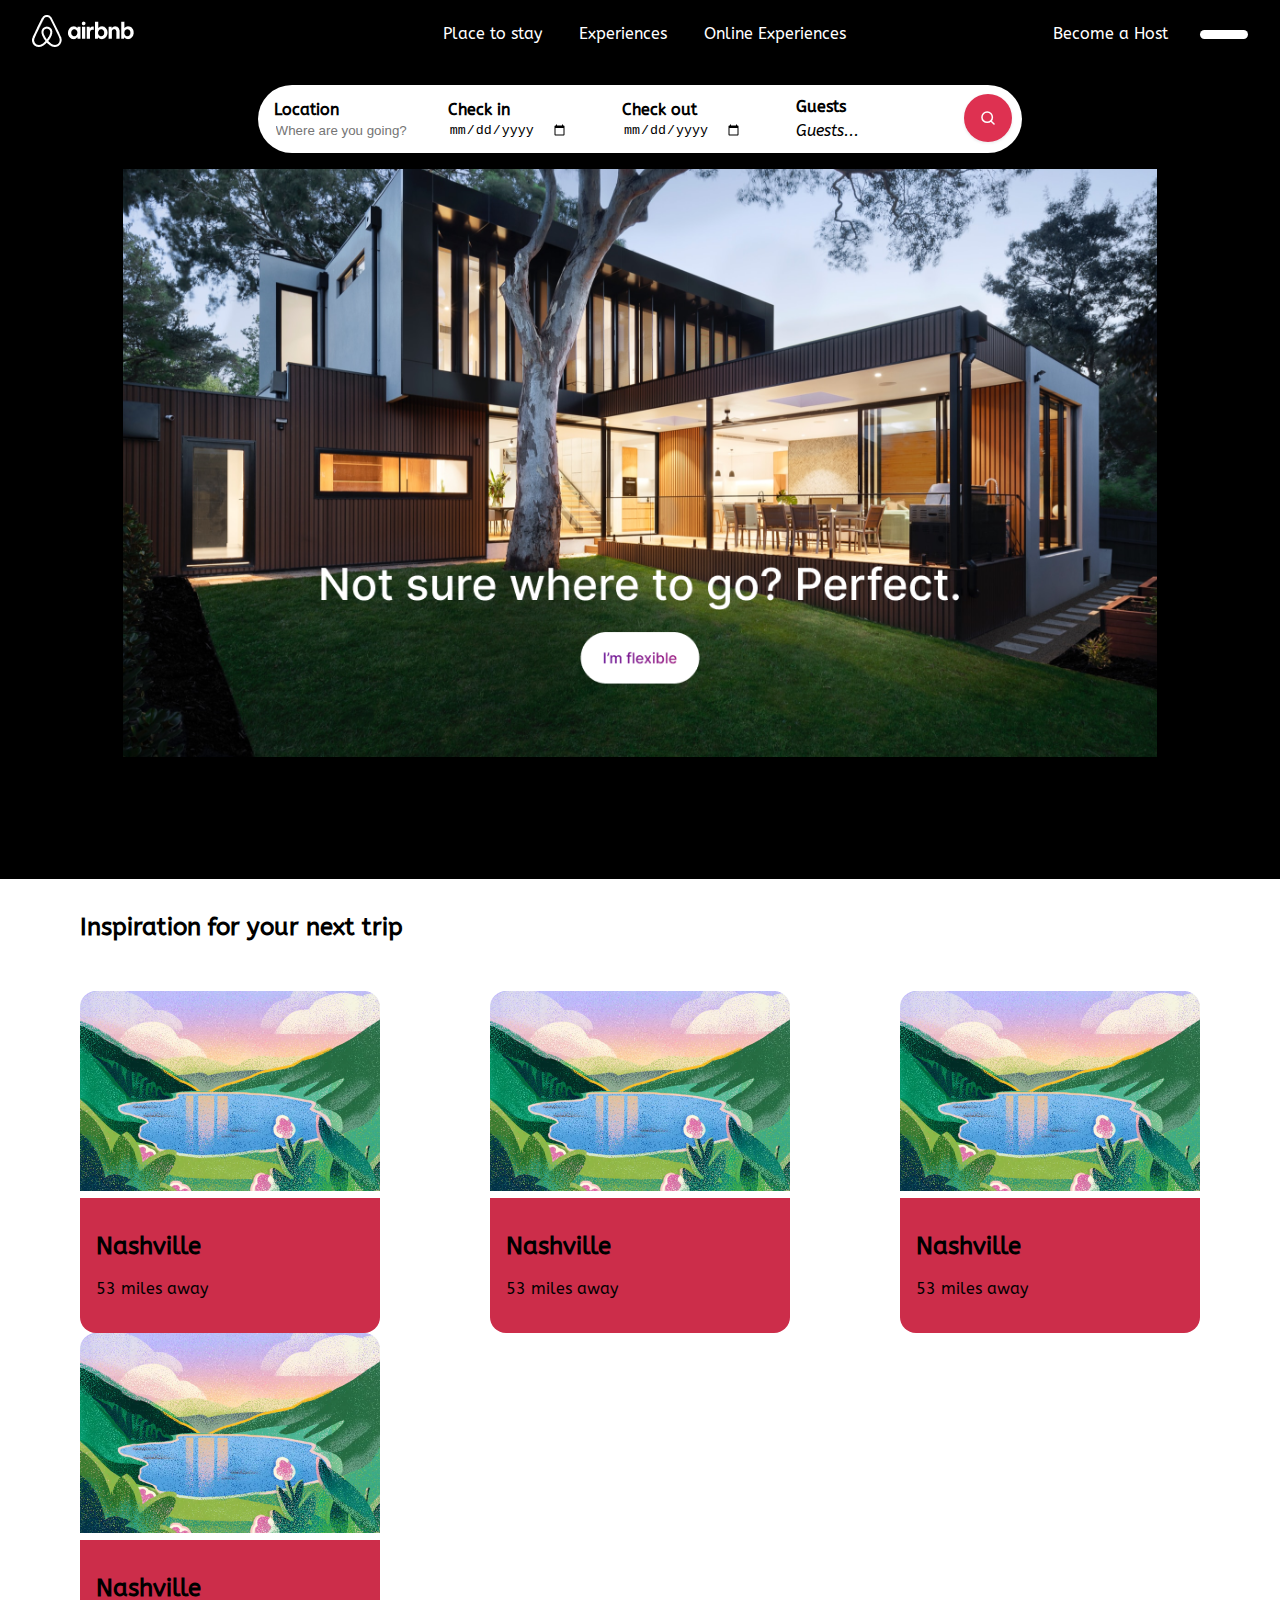
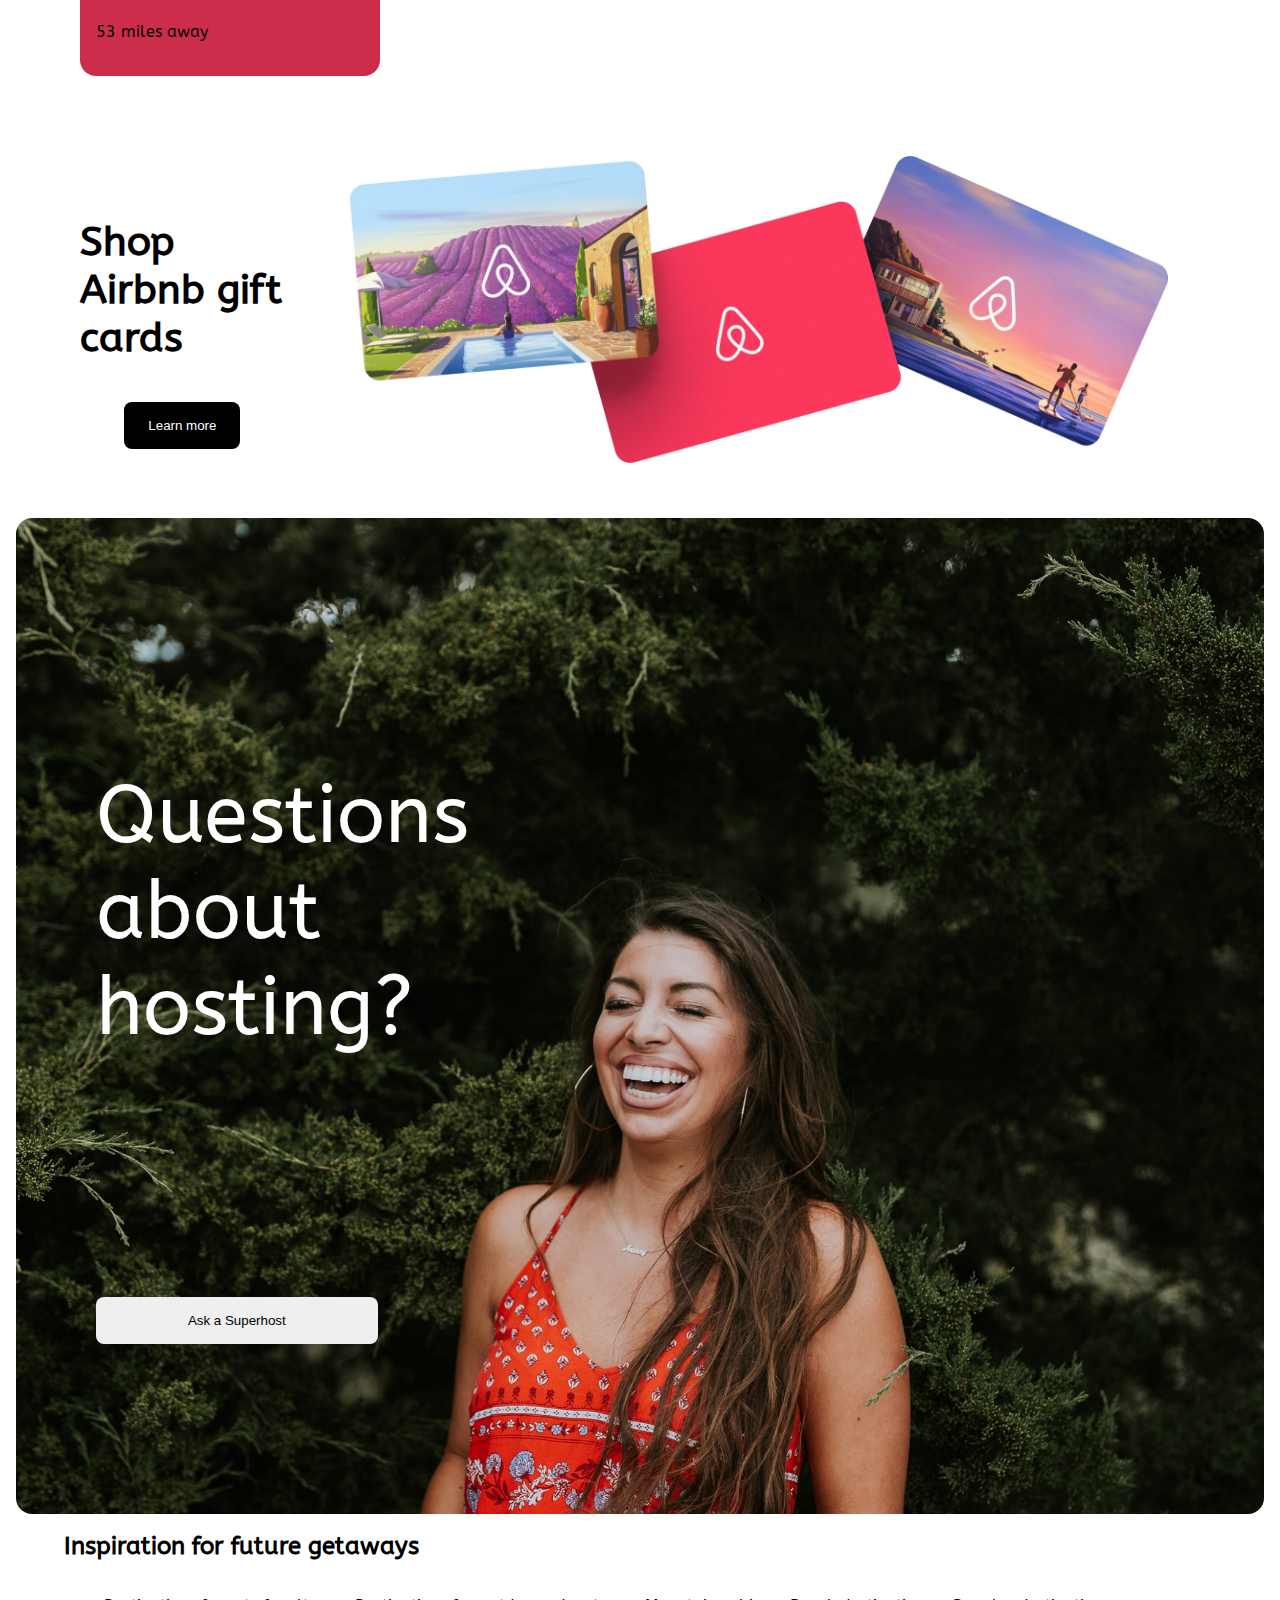
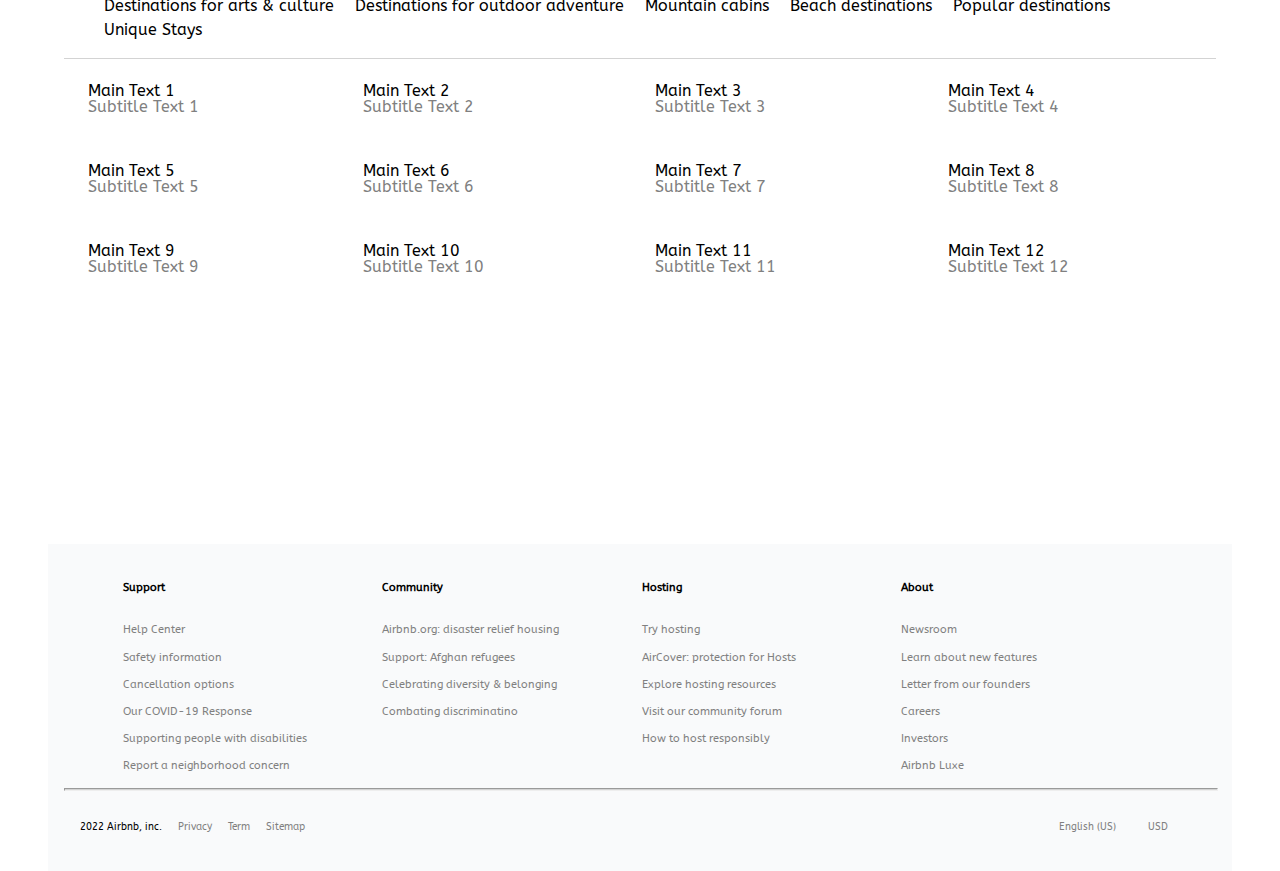
<file: index.html>
<!DOCTYPE html>
<html lang="en">
  <head>
    <meta charset="UTF-8" />
    <meta name="viewport" content="width=device-width, initial-scale=1.0" />
    <link rel="shortcut icon" href="favicon.ico" type="image/x-icon">
    <title>Airbnb-Clone</title>
    <link
      rel="stylesheet"
      href="https://cdnjs.cloudflare.com/ajax/libs/font-awesome/6.4.2/css/all.min.css"
      integrity="sha512-z3gLpd7yknf1YoNbCzqRKc4qyor8gaKU1qmn+CShxbuBusANI9QpRohGBreCFkKxLhei6S9CQXFEbbKuqLg0DA=="
      crossorigin="anonymous"
      referrerpolicy="no-referrer"
    />
    <link rel="preconnect" href="https://fonts.googleapis.com" />
    <link rel="preconnect" href="https://fonts.gstatic.com" crossorigin />
    <link
      href="https://fonts.googleapis.com/css2?family=ABeeZee:ital@1&family=Inter&family=Nunito+Sans:opsz@6..12&family=Poppins&family=Roboto&display=swap"
      rel="stylesheet"
    />
    <link rel="stylesheet" href="./Css/style.css" />
  </head>
  <body>
    <header>
      <nav>
        <div class="nav-left">
          <a href="#"><img src="./Assets/logo.png" alt="" class="" /></a>
        </div>
        <div class="nav-center">
          <ul>
            <li><a href="#">Place to stay</a></li>
            <li><a href="#">Experiences</a></li>
            <li><a href="#">Online Experiences</a></li>
          </ul>
        </div>
        <div class="nav-right">
          <div><p>Become a Host</p></div>
          <div>
            <i class="fa-solid fa-globe fa-xl" style="color: #ffffff"></i>
          </div>
          <div class="profile-menu">
            <i class="fa-solid fa-bars" style="color: #616161"></i>
            <span class="profile"
              ><i class="fa-solid fa-user fa-lg" style="color: #9e9e9e"></i
            ></span>
          </div>
        </div>
      </nav>
    </header>
    <main>
      <section class="hero-section">
        <div class="search-container">
          <div>
            <h4>Location</h4>
            <input
              type="text"
              id="Search-location"
              placeholder="Where are you going?"
            />
          </div>
          <div>
            <h4>Check in</h4>
            <input type="date" id="check-in-date" placeholder="Add dates" />
          </div>
          <div>
            <h4>Check out</h4>
            <input type="date" id="Check-out-date" placeholder="Add dates" />
          </div>
          <div class="GuestsDiv">
            <h4>Guests</h4>
            <i id="GuestsContainer">Guests...</i>
            <div id="Guests" class="hide">
              <input type="text" id="adult" size="5" placeholder="Adult..." />
              <input type="text" id="child" size="5" placeholder="Child..." />
              <input type="text" id="infant" size="5" placeholder="Infant..." />
              <input type="text" id="pets" size="5" placeholder="Pets..." />
            </div>
          </div>    
          <img
            src="./Assets/searchbutton.svg"
            alt="search-button"
            id="search-button"
          />
        </div>
        <div class="hero"></div>
      </section>
      <section class="Trip-section">
        <h2>Inspiration for your next trip</h2>
        <div class="next-trip-card-container">
          <div class="card">
            <div class="card-img-top">
              <img src="./Assets/img (2).png" alt="" />
            </div>
            <div class="card-body">
              <h2>Nashville</h2>
              <p>53 miles away</p>
            </div>
          </div>
          <div class="card">
            <div class="card-img-top">
              <img src="./Assets/img (2).png" alt="" />
            </div>
            <div class="card-body">
              <h2>Nashville</h2>
              <p>53 miles away</p>
            </div>
          </div>
          <div class="card">
            <div class="card-img-top">
              <img src="./Assets/img (2).png" alt="" />
            </div>
            <div class="card-body">
              <h2>Nashville</h2>
              <p>53 miles away</p>
            </div>
          </div>
          <div class="card">
            <div class="card-img-top">
              <img src="./Assets/img (2).png" alt="" />
            </div>
            <div class="card-body">
              <h2>Nashville</h2>
              <p>53 miles away</p>
            </div>
          </div>
        </div>
      </section>
      <section class="Gift-section">
        <div class="gift-text">
          <p>Shop Airbnb gift cards</p>
          <button class="gift-button">Learn more</button>
        </div>
        <div class="gift-img">
          <img src="./Assets/Gift Cards.png" alt="" />
        </div>
      </section>
      <section class="Hosting-section">
        <div class="hosting-text">
          <p>Questions about hosting?</p>
          <button class="hosting-button">Ask a Superhost</button>
        </div>
      </section>
      <section class="future-gateway-section">
        <h2>Inspiration for future getaways</h2>
        <div class="future-gateway-menu">
          <ul>
            <li>
              <a href="#arts & culture">Destinations for arts & culture</a>
            </li>
            <li><a href="">Destinations for outdoor adventure</a></li>
            <li><a href="">Mountain cabins</a></li>
            <li><a href="">Beach destinations</a></li>
            <li><a href="">Popular destinations</a></li>
            <li><a href="">Unique Stays</a></li>
          </ul>
        </div>
        <div class="slider-menu">
          <div class="my-list p-3">
            <div class="card shadow p-3 d-inline-block flex-column" id="arts & culture">
              <table>
                <tr>
                  <td>
                    <p>Main Text 1</p>
                    <p class="subtitle">Subtitle Text 1</p>
                  </td>
                  <td>
                    <p>Main Text 2</p>
                    <p class="subtitle">Subtitle Text 2</p>
                  </td>
                  <td>
                    <p>Main Text 3</p>
                    <p class="subtitle">Subtitle Text 3</p>
                  </td>
                  <td>
                    <p>Main Text 4</p>
                    <p class="subtitle">Subtitle Text 4</p>
                  </td>
                </tr>
                <tr>
                  <td>
                    <p>Main Text 5</p>
                    <p class="subtitle">Subtitle Text 5</p>
                  </td>
                  <td>
                    <p>Main Text 6</p>
                    <p class="subtitle">Subtitle Text 6</p>
                  </td>
                  <td>
                    <p>Main Text 7</p>
                    <p class="subtitle">Subtitle Text 7</p>
                  </td>
                  <td>
                    <p>Main Text 8</p>
                    <p class="subtitle">Subtitle Text 8</p>
                  </td>
                </tr>
                <tr>
                  <td>
                    <p>Main Text 9</p>
                    <p class="subtitle">Subtitle Text 9</p>
                  </td>
                  <td>
                    <p>Main Text 10</p>
                    <p class="subtitle">Subtitle Text 10</p>
                  </td>
                  <td>
                    <p>Main Text 11</p>
                    <p class="subtitle">Subtitle Text 11</p>
                  </td>
                  <td>
                    <p>Main Text 12</p>
                    <p class="subtitle">Subtitle Text 12</p>
                  </td>
                </tr>
              </table>
            </div>
            <div class="card shadow p-3 d-inline-block flex-column" id="arts & culture">
              <table>
                <tr>
                  <td>
                    <p>Main Text 1</p>
                    <p class="subtitle">Subtitle Text 1</p>
                  </td>
                  <td>
                    <p>Main Text 2</p>
                    <p class="subtitle">Subtitle Text 2</p>
                  </td>
                  <td>
                    <p>Main Text 3</p>
                    <p class="subtitle">Subtitle Text 3</p>
                  </td>
                  <td>
                    <p>Main Text 4</p>
                    <p class="subtitle">Subtitle Text 4</p>
                  </td>
                </tr>
                <tr>
                  <td>
                    <p>Main Text 5</p>
                    <p class="subtitle">Subtitle Text 5</p>
                  </td>
                  <td>
                    <p>Main Text 6</p>
                    <p class="subtitle">Subtitle Text 6</p>
                  </td>
                  <td>
                    <p>Main Text 7</p>
                    <p class="subtitle">Subtitle Text 7</p>
                  </td>
                  <td>
                    <p>Main Text 8</p>
                    <p class="subtitle">Subtitle Text 8</p>
                  </td>
                </tr>
                <tr>
                  <td>
                    <p>Main Text 9</p>
                    <p class="subtitle">Subtitle Text 9</p>
                  </td>
                  <td>
                    <p>Main Text 10</p>
                    <p class="subtitle">Subtitle Text 10</p>
                  </td>
                  <td>
                    <p>Main Text 11</p>
                    <p class="subtitle">Subtitle Text 11</p>
                  </td>
                  <td>
                    <p>Main Text 12</p>
                    <p class="subtitle">Subtitle Text 12</p>
                  </td>
                </tr>
              </table>
            </div>
          </div>
        </div>
      </section>
    </main>
    <footer>
      <section class="Upper_footer">
      <div class="Support">
        <table class="footer-table">
          <tr><td><h4>Support</h4></td></tr>
          <tr><td><a href="">Help Center</a></td></tr>
          <tr><td><a href="">Safety information</a></td></tr>
          <tr><td><a href="">Cancellation options</a></td></tr>
          <tr><td><a href="">Our COVID-19 Response</a></td></tr>
          <tr><td><a href="">Supporting people with disabilities</a></td></tr>
          <tr><td><a href="">Report a neighborhood concern</a></td></tr>
        </table>
      </div>
    
      <div class="Community">
        <table class="footer-table">
          <tr><td><h4>Community</h4></td></tr>
          <tr><td><a href="">Airbnb.org: disaster relief housing</a></td></tr>
          <tr><td><a href="">Support: Afghan refugees</a></td></tr>
          <tr><td><a href="">Celebrating diversity & belonging</a></td></tr>
          <tr><td><a href="">Combating discriminatino</a></td></tr>
        </table>
      </div>

      <div class="Hosting">
        <table class="footer-table">
          <tr><td><h4>Hosting</h4></td></tr>
          <tr><td><a href="">Try hosting</a></td></tr>
          <tr><td><a href="">AirCover: protection for Hosts</a></td></tr>
          <tr><td><a href="">Explore hosting resources</a></td></tr>
          <tr><td><a href="">Visit our community forum</a></td></tr>
          <tr><td><a href="">How to host responsibly</a></td></tr>
        </table>
      </div>

      <div class="About">
        <table class="footer-table">
          <tr><td><h4>About</h4></td></tr>
          <tr><td><a href="">Newsroom</a></td></tr>
          <tr><td><a href="">Learn about new features</a></td></tr>
          <tr><td><a href="">Letter from our founders</a></td></tr>
          <tr><td><a href="">Careers</a></td></tr>
          <tr><td><a href="">Investors</a></td></tr>
          <tr><td><a href="">Airbnb Luxe</a></td></tr>
        </table>
      </div>
      </section>
      <hr>
      <div class="Lower-footer">
        <div>
          <i class="fa-regular fa-copyright" style="color: #9a9b9e;"></i>
          2022 Airbnb, inc. 
          <a href="">Privacy</a>
          <a href="">Term</a>
          <a href="">Sitemap</a>
        </div>
        <div style="justify-content: flex-end;"> 
          <i class="fa-solid fa-globe" style="color: #565658;"></i>
          <a href="">English (US)</a>
          <i class="fa-solid fa-dollar-sign" style="color: #535455;"></i>
          <a href="">USD</a>
          <i class="fa-brands fa-facebook" style="color: #565658;"></i>
          <i class="fa-brands fa-twitter" style="color: #4e4f50;"></i>
          <i class="fa-brands fa-instagram" style="color: #565658;"></i>
        </div>
      </div>
    </footer>
    <script src="./Script/script.js"></script>
  </body>
</html>
</file>
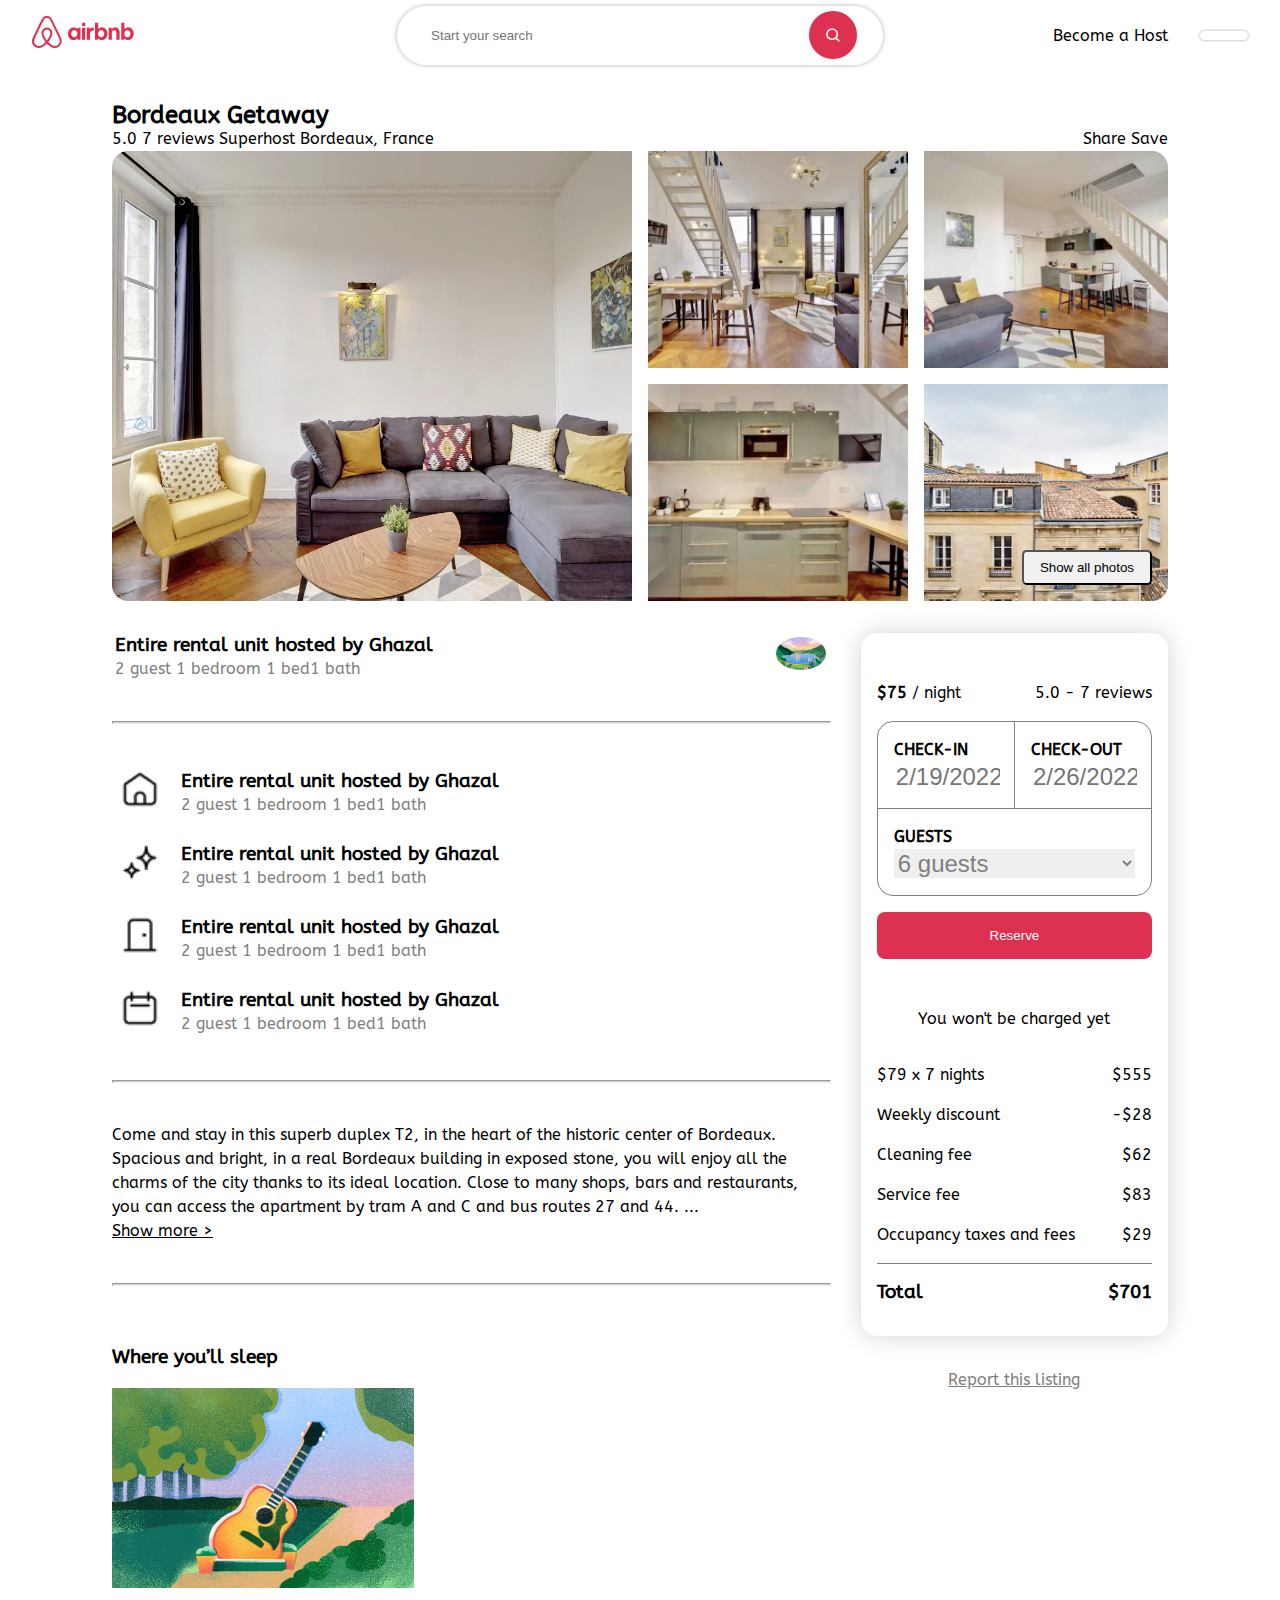
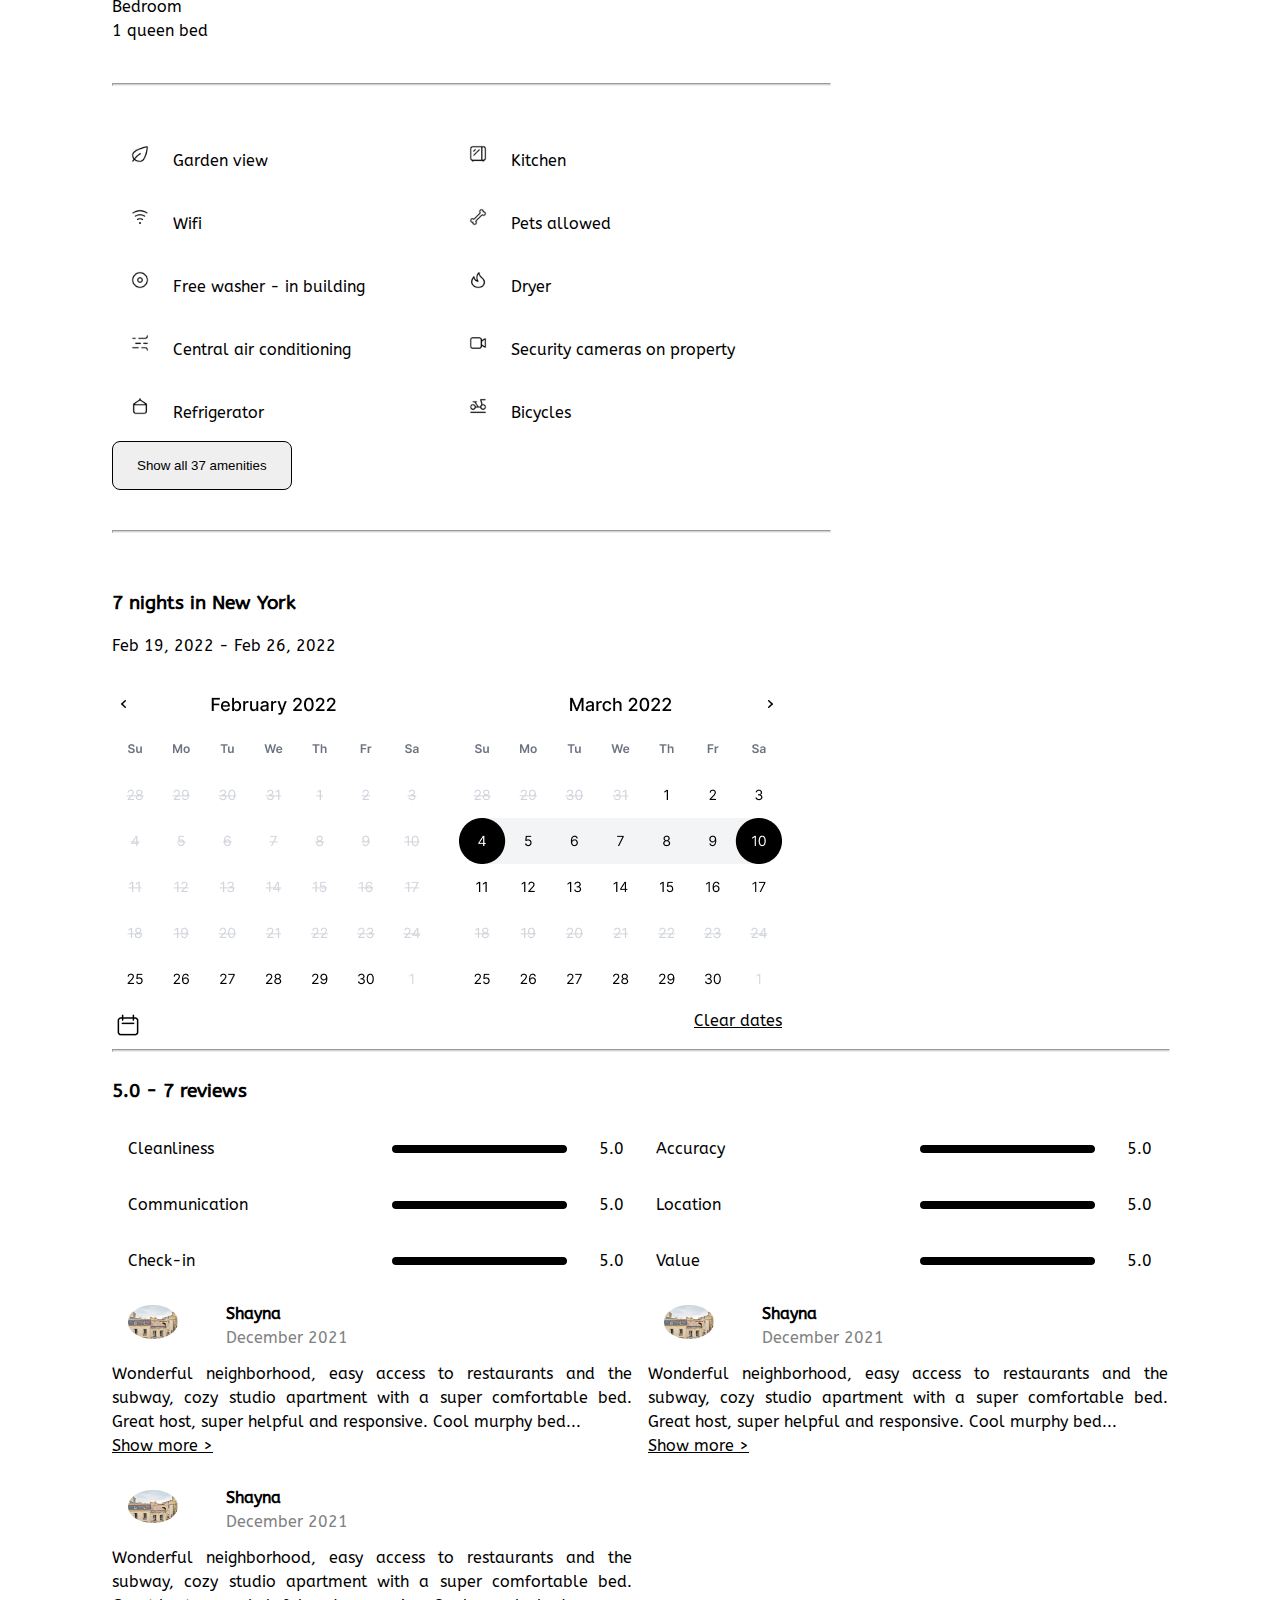
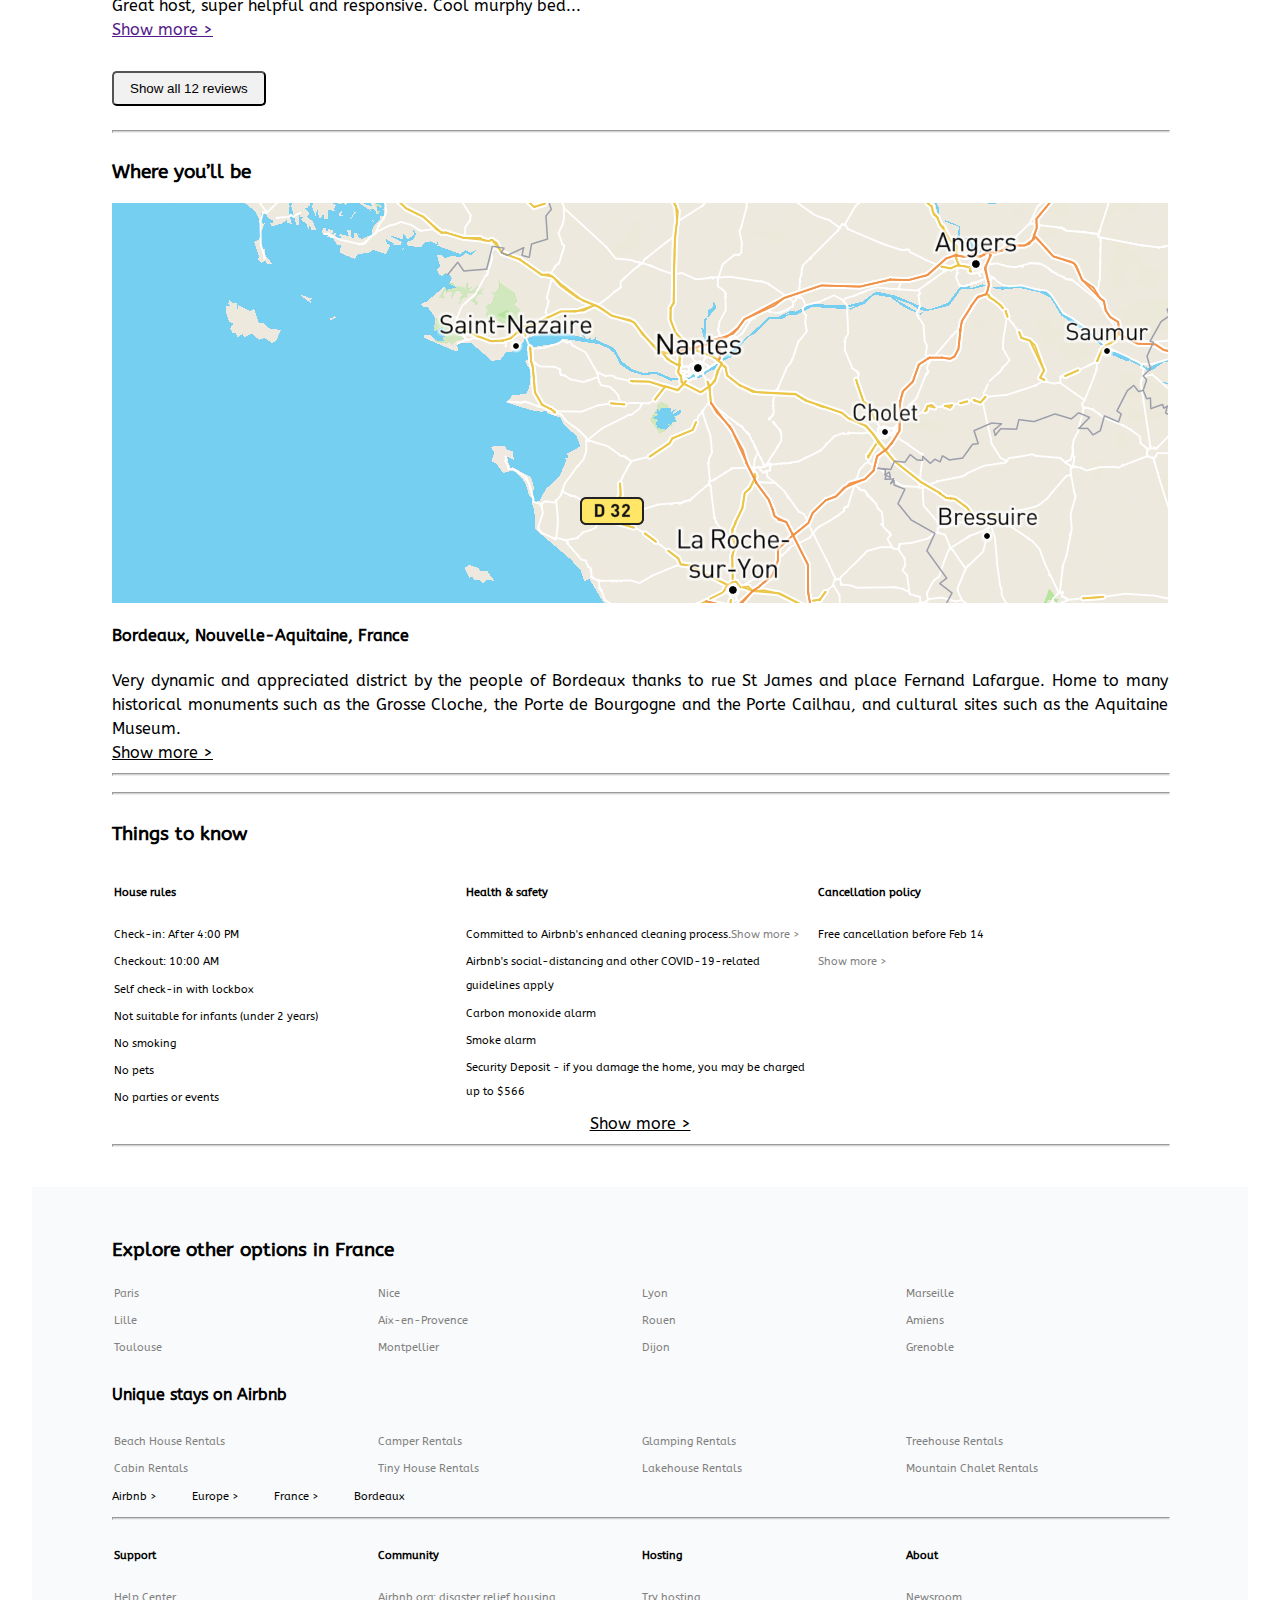
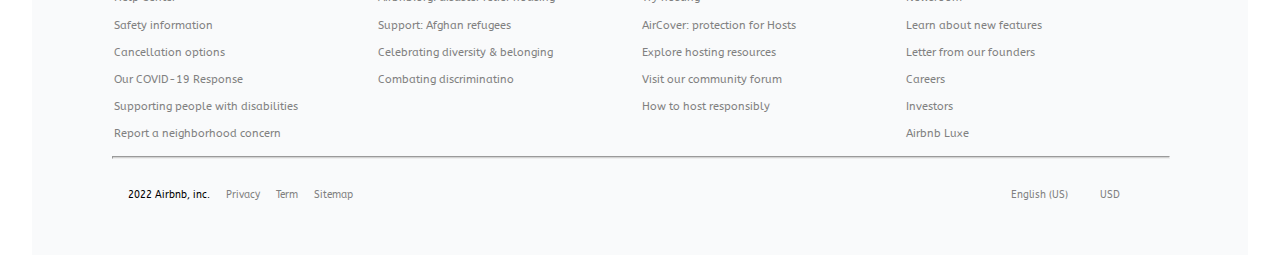
<file: Listing.html>
<!DOCTYPE html>
<html lang="en">
  <head>
    <meta charset="UTF-8" />
    <meta name="viewport" content="width=device-width, initial-scale=1.0" />
    <link rel="shortcut icon" href="favicon.ico" type="image/x-icon" />
    <title>Airbnb-Clone</title>
    <link
      rel="stylesheet"
      href="https://cdnjs.cloudflare.com/ajax/libs/font-awesome/6.4.2/css/all.min.css"
      integrity="sha512-z3gLpd7yknf1YoNbCzqRKc4qyor8gaKU1qmn+CShxbuBusANI9QpRohGBreCFkKxLhei6S9CQXFEbbKuqLg0DA=="
      crossorigin="anonymous"
      referrerpolicy="no-referrer"
    />
    <link rel="preconnect" href="https://fonts.googleapis.com" />
    <link rel="preconnect" href="https://fonts.gstatic.com" crossorigin />
    <link
      href="https://fonts.googleapis.com/css2?family=ABeeZee:ital@1&family=Inter&family=Nunito+Sans:opsz@6..12&family=Poppins&family=Roboto&display=swap"
      rel="stylesheet"
    />
    <link rel="stylesheet" href="./Css/style.css" />
    <link rel="stylesheet" href="./Css/search-style.css" />
    <link rel="stylesheet" href="./Css/Listing.css" />
  </head>
  <body>
    <header>
      <nav>
        <div class="nav-left">
          <a href="#"><img src="./Assets/logo_red.png" alt="" class="" /></a>
        </div>
        <div class="nav-center">
          <div class="search-container">
            <div>
              <input type="text" id="Search" placeholder="Start your search" />
            </div>

            <img
              src="./Assets/searchbutton.svg"
              alt="search-button"
              id="search-button"
              class="searchButton"
            />
          </div>
        </div>
        <div class="nav-right">
          <div><p>Become a Host</p></div>
          <div>
            <i class="fa-solid fa-globe fa-xl" style="color: #000"></i>
          </div>
          <div class="profile-menu">
            <i class="fa-solid fa-bars" style="color: #616161"></i>
            <span class="profile"
              ><i class="fa-solid fa-user fa-lg" style="color: #9e9e9e"></i
            ></span>
          </div>
        </div>
      </nav>
    </header>
    <main>
      <section class="result_view">
        <h2>Bordeaux Getaway</h2>
        <section class="result_details">
          <div>
            <p>
              <i class="fa-solid fa-star" style="color: #ffd43b"></i>
              <span id="result_rating">5.0</span> 7 reviews
              <i class="fa-solid fa-medal" style="color: #f00000"></i>
              Superhost <span id="result_location">Bordeaux, France</span>
            </p>
          </div>
          <div>
            <p>
              <i
                class="fa-solid fa-share-from-square"
                style="color: #595959"
              ></i>
              Share
              <i class="fa-regular fa-heart" style="color: #808080"></i>
              Save
            </p>
          </div>
        </section>

        <section class="result_img">
          <div class="bigPic" style="background-image: url('../Assets/roombig.png');"></div>
          <div class="allImg">
            <div style="background-image: url('../Assets/room1.png');"></div>
            <div style="background-image: url('../Assets/room2.png');"></div>
            <div style="background-image: url('../Assets/room3.png');"></div>
            <div style="background-image: url('../Assets/room4.png');"></div>
            <button class="showAllButton">
              <i class="fa-solid fa-border-none" style="color: #000000"></i>
              Show all photos
            </button>
          </div>
        </section>

        <section class="result_specifications">
          <div class="specification">
            <div class="property_insights">
              <div class="property_host">
                <div><h3>Entire rental unit hosted by Ghazal</h3></div>
                <div class="property_features">
                  <p>
                    <span id="result_guest">2 guest</span>
                    <span id="result-bedroom">1 bedroom</span>
                    <span id="result_bed">1 bed</span
                    ><span id="result_bath">1 bath</span>
                  </p>
                </div>
              </div>
              <div>
                <img src="./Assets/img (2).png" alt="" class="host_img" />
              </div>
            </div>
            <hr />
            <div class="result-data">
              <div class="property_insights">
                <div>
                  <img src="./Assets/homeIcon.png" alt="" class="host_img" />
                </div>
                <div class="property_host">
                  <div><h3>Entire rental unit hosted by Ghazal</h3></div>
                  <div class="property_features">
                    <p>
                      <span id="result_guest">2 guest</span>
                      <span id="result-bedroom">1 bedroom</span>
                      <span id="result_bed">1 bed</span
                      ><span id="result_bath">1 bath</span>
                    </p>
                  </div>
                </div>
              </div>
              <div class="property_insights">
                <div>
                  <img
                    src="./Assets/sparkaleIcon.png"
                    alt=""
                    class="host_img"
                  />
                </div>
                <div class="property_host">
                  <div><h3>Entire rental unit hosted by Ghazal</h3></div>
                  <div class="property_features">
                    <p>
                      <span id="result_guest">2 guest</span>
                      <span id="result-bedroom">1 bedroom</span>
                      <span id="result_bed">1 bed</span
                      ><span id="result_bath">1 bath</span>
                    </p>
                  </div>
                </div>
              </div>
              <div class="property_insights">
                <div>
                  <img src="./Assets/doorIcon.png" alt="" class="host_img" />
                </div>
                <div class="property_host">
                  <div><h3>Entire rental unit hosted by Ghazal</h3></div>
                  <div class="property_features">
                    <p>
                      <span id="result_guest">2 guest</span>
                      <span id="result-bedroom">1 bedroom</span>
                      <span id="result_bed">1 bed</span
                      ><span id="result_bath">1 bath</span>
                    </p>
                  </div>
                </div>
              </div>
              <div class="property_insights">
                <div>
                  <img
                    src="./Assets/calendaricon.png"
                    alt=""
                    class="host_img"
                  />
                </div>
                <div class="property_host">
                  <div><h3>Entire rental unit hosted by Ghazal</h3></div>
                  <div class="property_features">
                    <p>
                      <span id="result_guest">2 guest</span>
                      <span id="result-bedroom">1 bedroom</span>
                      <span id="result_bed">1 bed</span
                      ><span id="result_bath">1 bath</span>
                    </p>
                  </div>
                </div>
              </div>
            </div>
            <hr />
            <div class="about_property">
              <p>
                Come and stay in this superb duplex T2, in the heart of the
                historic center of Bordeaux. Spacious and bright, in a real
                Bordeaux building in exposed stone, you will enjoy all the
                charms of the city thanks to its ideal location. Close to many
                shops, bars and restaurants, you can access the apartment by
                tram A and C and bus routes 27 and 44. ...
              </p>
              <a href="" class="show_more">Show more ></a>
            </div>
            <hr />
            <div class="property_pic_gallery">
              <h3>Where you’ll sleep</h3>
              <div>
                <img src="./Assets/img (3).png" alt="" />
              </div>
              <div>
                <p>Bedroom</p>
                <p>1 queen bed</p>
              </div>
            </div>
            <hr />
            <div class="property_amanities">
              <table>
                <tr>
                  <td>
                    <img src="./Assets/1Icon.png" class="icon" /> Garden view
                  </td>
                  <td><img src="./Assets/2Icon.png" class="icon" /> Kitchen</td>
                </tr>
                <tr>
                  <td><img src="./Assets/3Icon.png" class="icon" /> Wifi</td>
                  <td>
                    <img src="./Assets/4Icon.png" class="icon" /> Pets allowed
                  </td>
                </tr>
                <tr>
                  <td>
                    <img src="./Assets/5Icon.png" class="icon" /> Free washer -
                    in building
                  </td>
                  <td><img src="./Assets/6Icon.png" class="icon" /> Dryer</td>
                </tr>
                <tr>
                  <td>
                    <img src="./Assets/7Icon.png" class="icon" /> Central air
                    conditioning
                  </td>
                  <td>
                    <img src="./Assets/8Icon.png" class="icon" /> Security
                    cameras on property
                  </td>
                </tr>
                <tr>
                  <td>
                    <img src="./Assets/9Icon.png" class="icon" /> Refrigerator
                  </td>
                  <td>
                    <img src="./Assets/10Icon.png" class="icon" /> Bicycles
                  </td>
                </tr>
              </table>
              <button class="amenities-button">Show all 37 amenities</button>
            </div>
            <hr />
            <div class="calender_view">
              <div class="calender_head">
                <h3>7 nights in New York</h3>
                <p>Feb 19, 2022 - Feb 26, 2022</p>
              </div>
              <div class="calender">
                <div>
                  <img src="./Assets/calendor.png" alt="" />
                </div>
                <div class="keyboard_clear">
                  <img src="./Assets/calendaricon.png" alt="" />
                  <a href="">Clear dates</a>
                </div>
              </div>
            </div>
          </div>
          <div class="calculation">
            <div class="booking_box">
              <div class="booking_rate_review">
                <p>
                  <span><b>$75</b> / night</span>
                  <span
                    >5.0
                    <i class="fa-solid fa-star" style="color: #ffd43b"></i> - 7
                    reviews</span
                  >
                </p>
              </div>
              <div class="booking_details">
                <div class="bookingDuration">
                  <div class="bookingCheckIn">
                    <b>CHECK-IN</b>
                    <input
                      type="text"
                      name="bookingCheckIn"
                      id="bookingCheckIn"
                      placeholder="2/19/2022"
                    />
                  </div>
                  <div class="bookingCheckout">
                    <b>CHECK-OUT</b>
                    <input
                      type="text"
                      name="bookingCheckOut"
                      id="bookingCheckOut"
                      placeholder="2/26/2022"
                    />
                  </div>
                </div>
                <div class="bookingGuest">
                  <b>GUESTS</b><br />
                  <select id="guestNumber">
                    <option value="2" selected>2 guests</option>
                    <option value="3" selected>3 guests</option>
                    <option value="4" selected>4 guests</option>
                    <option value="5" selected>5 guests</option>
                    <option value="6" selected>6 guests</option>
                  </select>
                </div>
              </div>
              <button class="ReserveButton" id="ReserveButton">Reserve</button>
              <p>You won't be charged yet</p>
              <div class="booking_payment_details">
                <table class="booking_table">
                  <tr>
                    <td>$79 x 7 nights</td>
                    <td>$555</td>
                  </tr>
                  <tr>
                    <td>Weekly discount</td>
                    <td>-$28</td>
                  </tr>
                  <tr>
                    <td>Cleaning fee</td>
                    <td>$62</td>
                  </tr>
                  <tr>
                    <td>Service fee</td>
                    <td>$83</td>
                  </tr>
                  <tr>
                    <td>Occupancy taxes and fees</td>
                    <td>$29</td>
                  </tr>
                  <tfoot>
                    <tr>
                      <td>Total</td>
                      <td>$701</td>
                    </tr>
                  </tfoot>
                </table>
              </div>
            </div>
            <p>
              <i class="fa-regular fa-flag" style="color: #878787"></i
              ><a href=""> Report this listing</a>
            </p>
          </div>
        </section>

        <hr />
        <section class="reviews_section">
          <h3>
            <i class="fa-solid fa-star" style="color: #ffd43b"></i>
            5.0 - 7 reviews
          </h3>
          <div class="rating_services">
            <div class="col1">
              <table class="rating_services_table">
                <tr>
                  <td>Cleanliness</td>
                  <td>
                    <progress id="progress" max="5" value="5"></progress>
                    <span>5.0</span>
                  </td>
                </tr>
                <tr>
                  <td>Communication</td>
                  <td>
                    <progress id="progress" max="5" value="5"></progress>
                    <span>5.0</span>
                  </td>
                </tr>
                <tr>
                  <td>Check-in</td>
                  <td>
                    <progress id="progress" max="5" value="5"></progress>
                    <span>5.0</span>
                  </td>
                </tr>
              </table>
            </div>
            <div class="col2">
              <table class="rating_services_table">
                <tr>
                  <td>Accuracy</td>
                  <td>
                    <progress id="progress" max="5" value="5"></progress>
                    <span>5.0</span>
                  </td>
                </tr>
                <tr>
                  <td>Location</td>
                  <td>
                    <progress id="progress" max="5" value="5"></progress>
                    <span>5.0</span>
                  </td>
                </tr>
                <tr>
                  <td>Value</td>
                  <td>
                    <progress id="progress" max="5" value="5"></progress>
                    <span>5.0</span>
                  </td>
                </tr>
              </table>
            </div>
          </div>
          <div class="users_review">
            <div class="review_card">
              <div class="review_header">
                <div class="user_img_container">
                  <img src="./Assets/room4.png" alt="" class="user_img" />
                </div>
                <div class="user_details">
                  <h4>Shayna</h4>
                  <p class="subtitle">December 2021</p>
                </div>
              </div>
              <p>
                Wonderful neighborhood, easy access to restaurants and the
                subway, cozy studio apartment with a super comfortable bed.
                Great host, super helpful and responsive. Cool murphy bed...
              </p>
              <a href="" class="show_more">Show more ></a>
            </div>
            <div class="review_card">
              <div class="review_header">
                <div class="user_img_container">
                  <img src="./Assets/room4.png" alt="" class="user_img" />
                </div>
                <div class="user_details">
                  <h4>Shayna</h4>
                  <p class="subtitle">December 2021</p>
                </div>
              </div>
              <p>
                Wonderful neighborhood, easy access to restaurants and the
                subway, cozy studio apartment with a super comfortable bed.
                Great host, super helpful and responsive. Cool murphy bed...
              </p>
              <a href="" class="show_more">Show more ></a>
            </div>
            <div class="review_card">
              <div class="review_header">
                <div class="user_img_container">
                  <img src="./Assets/room4.png" alt="" class="user_img" />
                </div>
                <div class="user_details">
                  <h4>Shayna</h4>
                  <p class="subtitle">December 2021</p>
                </div>
              </div>
              <p>
                Wonderful neighborhood, easy access to restaurants and the
                subway, cozy studio apartment with a super comfortable bed.
                Great host, super helpful and responsive. Cool murphy bed...
              </p>
              <a href="">Show more ></a>
            </div>
            <button class="showAllReviewButton">Show all 12 reviews</button>
          </div>
        </section>

        <hr />
        <section class="result_map">
          <h3>Where you’ll be</h3>
          <div class="map_area">
            <img src="./Assets/map.png" alt="" />
          </div>
          <h4 class="location_name">Bordeaux, Nouvelle-Aquitaine, France</h4>
          <p class="location_about">
            Very dynamic and appreciated district by the people of Bordeaux
            thanks to rue St James and place Fernand Lafargue. Home to many
            historical monuments such as the Grosse Cloche, the Porte de
            Bourgogne and the Porte Cailhau, and cultural sites such as the
            Aquitaine Museum.
          </p>
          <a href="" class="show_more">Show more ></a>
        </section>

        <hr />
        <section class="host_details_section">
          
        </section>

        <hr />
        <section class="things_to_know">
            <div class="section_heading"><h3>Things to know</h3></div>
            <div class="Upper_footer">
              <div>
                <table class="footer-table">
                  <tr>
                    <td><h4>House rules</h4></td>
                  </tr>
                  <tr>
                    <td>Check-in: After 4:00 PM</td>
                  </tr>
                  <tr>
                    <td>Checkout:  10:00 AM</td>
                  </tr>
                  <tr>
                    <td>Self check-in with lockbox</td>
                  </tr>
                  <tr>
                    <td>Not suitable for infants (under 2 years)</td>
                  </tr>
                  <tr>
                    <td>No smoking</td>
                  </tr>
                  <tr>
                    <td>No pets</td>
                  </tr>
                  <tr>
                    <td>No parties or events</td>
                  </tr>
                </table>
              </div>
      
              <div>
                <table class="footer-table">
                  <tr>
                    <td><h4>Health & safety</h4></td>
                  </tr>
                  <tr>
                    <td>Committed to Airbnb's enhanced cleaning process.<a href="" class="show_more">Show more ></a></td>
                  </tr>
                  <tr>
                    <td>Airbnb's social-distancing and other COVID-19-related guidelines apply</td>
                  </tr>
                  <tr>
                    <td>Carbon monoxide alarm</td>
                  </tr>
                  <tr>
                    <td>Smoke alarm</td>
                  </tr>
                  <tr>
                    <td>Security Deposit - if you damage the home, you may be charged up to $566</td>
                  </tr>
                </table>
              </div>
      
              <div>
                <table class="footer-table">
                  <tr>
                    <td><h4>Cancellation policy</h4></td>
                  </tr>
                  <tr>
                    <td>Free cancellation before Feb 14</td>
                  </tr>
                  <tr>
                    <td><a href="" class="show_more">Show more ></a></td>
                  </tr>
                </table>
              </div>
      
            </div>
            <a href="" class="show_more">Show more ></a>
        </section>

        <hr />
      </section>

    </main>
    <footer>
      <section class="Explore">
      <div class="section_heading"><h3>Explore other options in France</h3></div>
      <div class="Upper_footer">
        <div>
          <table class="footer-table">
            <tr>
              <td><a href="">Paris</a></td>
            </tr>
            <tr>
              <td><a href="">Lille</a></td>
            </tr>
            <tr>
              <td><a href="">Toulouse</a></td>
            </tr>
          </table>
        </div>

        <div>
          <table class="footer-table">
            <tr>
              <td><a href="">Nice</a></td>
            </tr>
            <tr>
              <td><a href="">Aix-en-Provence</a></td>
            </tr>
            <tr>
              <td><a href="">Montpellier</a></td>
            </tr>
          </table>
        </div>

        <div>
          <table class="footer-table">
            <tr>
              <td><a href="">Lyon</a></td>
            </tr>
            <tr>
              <td><a href="">Rouen</a></td>
            </tr>
            <tr>
              <td><a href="">Dijon</a></td>
            </tr>
          </table>
        </div>

        <div>
          <table class="footer-table">
            <tr>
              <td><a href="">Marseille</a></td>
            </tr>
            <tr>
              <td><a href="">Amiens</a></td>
            </tr>
            <tr>
              <td><a href="">Grenoble</a></td>
            </tr>
          </table>
        </div>
      </div>
    </section>
    <section class="unique_stay">
        <div class="section_heading"><h4>Unique stays on Airbnb</h4></div>
        <div class="Upper_footer">
        <div>
          <table class="footer-table">
            <tr>
              <td><a href="">Beach House Rentals</a></td>
            </tr>
            <tr>
              <td><a href="">Cabin Rentals</a></td>
            </tr>
          </table>
        </div>

        <div>
          <table class="footer-table">
            <tr>
              <td><a href="">Camper Rentals</a></td>
            </tr>
            <tr>
              <td><a href="">Tiny House Rentals</a></td>
            </tr>
          </table>
        </div>

        <div>
          <table class="footer-table">
            <tr>
              <td><a href="">Glamping Rentals</a></td>
            </tr>
            <tr>
              <td><a href="">Lakehouse Rentals</a></td>
            </tr>
          </table>
        </div>

        <div>
          <table class="footer-table">
            <tr>
              <td><a href="">Treehouse Rentals</a></td>
            </tr>
            <tr>
              <td><a href="">Mountain Chalet Rentals</a></td>
            </tr>
          </table>
        </div>
      </div>
        <div class="section_heading"><a href=""> Airbnb > </a><a href=""> Europe > </a><a href=""> France > </a><a href=""> Bordeaux</a></div>
      </section>
      <hr />
      <section class="Upper_footer">
        <div class="Support">
          <table class="footer-table">
            <tr>
              <td><h4>Support</h4></td>
            </tr>
            <tr>
              <td><a href="">Help Center</a></td>
            </tr>
            <tr>
              <td><a href="">Safety information</a></td>
            </tr>
            <tr>
              <td><a href="">Cancellation options</a></td>
            </tr>
            <tr>
              <td><a href="">Our COVID-19 Response</a></td>
            </tr>
            <tr>
              <td><a href="">Supporting people with disabilities</a></td>
            </tr>
            <tr>
              <td><a href="">Report a neighborhood concern</a></td>
            </tr>
          </table>
        </div>

        <div class="Community">
          <table class="footer-table">
            <tr>
              <td><h4>Community</h4></td>
            </tr>
            <tr>
              <td><a href="">Airbnb.org: disaster relief housing</a></td>
            </tr>
            <tr>
              <td><a href="">Support: Afghan refugees</a></td>
            </tr>
            <tr>
              <td><a href="">Celebrating diversity & belonging</a></td>
            </tr>
            <tr>
              <td><a href="">Combating discriminatino</a></td>
            </tr>
          </table>
        </div>

        <div class="Hosting">
          <table class="footer-table">
            <tr>
              <td><h4>Hosting</h4></td>
            </tr>
            <tr>
              <td><a href="">Try hosting</a></td>
            </tr>
            <tr>
              <td><a href="">AirCover: protection for Hosts</a></td>
            </tr>
            <tr>
              <td><a href="">Explore hosting resources</a></td>
            </tr>
            <tr>
              <td><a href="">Visit our community forum</a></td>
            </tr>
            <tr>
              <td><a href="">How to host responsibly</a></td>
            </tr>
          </table>
        </div>

        <div class="About">
          <table class="footer-table">
            <tr>
              <td><h4>About</h4></td>
            </tr>
            <tr>
              <td><a href="">Newsroom</a></td>
            </tr>
            <tr>
              <td><a href="">Learn about new features</a></td>
            </tr>
            <tr>
              <td><a href="">Letter from our founders</a></td>
            </tr>
            <tr>
              <td><a href="">Careers</a></td>
            </tr>
            <tr>
              <td><a href="">Investors</a></td>
            </tr>
            <tr>
              <td><a href="">Airbnb Luxe</a></td>
            </tr>
          </table>
        </div>
      </section>
      <hr />
      <div class="Lower-footer">
        <div>
          <i class="fa-regular fa-copyright" style="color: #9a9b9e"></i>
          2022 Airbnb, inc.
          <a href="">Privacy</a>
          <a href="">Term</a>
          <a href="">Sitemap</a>
        </div>
        <div style="justify-content: flex-end">
          <i class="fa-solid fa-globe" style="color: #565658"></i>
          <a href="">English (US)</a>
          <i class="fa-solid fa-dollar-sign" style="color: #535455"></i>
          <a href="">USD</a>
          <i class="fa-brands fa-facebook" style="color: #565658"></i>
          <i class="fa-brands fa-twitter" style="color: #4e4f50"></i>
          <i class="fa-brands fa-instagram" style="color: #565658"></i>
        </div>
      </div>
    </footer>

    <script src="./Script/Listing.js"></script>
  </body>
</html>
</file>
<file: Css/style.css>
:root {
  --white: #fff;
  --black: #000;
}

body {
  padding: 0;
  margin: 0;
  display: flex;
  justify-content: center;
  align-items: center;
  flex-direction: column;
  width: 100vw;
  font-family: "ABeeZee", "Inter", "Nunito Sans", "Poppins", "Roboto",
    sans-serif;
  line-height: 24px;
}
::-webkit-scrollbar {
  display: none;
}
header {
  display: flex;
  align-items: center;
  align-self: stretch;
  gap: 24px;
  background-color: var(--black);
  padding: 0.4rem 2rem;
  position: sticky;
  top: 0;
  left: 0;
  width: 100vw;
  box-sizing: border-box;
  z-index: 10;
}

nav {
  flex-wrap: wrap;
  display: flex;
  justify-content: space-between;
  align-items: center;
  width: 100%;
}

nav > div {
  display: flex;
  align-items: center;
  color: var(--white);
  height: auto;
  gap: 1rem;
}

.nav-left {
  justify-content: flex-start;
  flex: 0.3;
}

.nav-center {
  justify-content: center;
  flex: 0.4;
}

.nav-right {
  justify-content: flex-end;
  flex: 0.3;
}

.nav-center > ul {
  text-align: center;
  list-style: none;
}

.nav-center > ul > li {
  display: inline-block;
  margin-right: 2rem;
}

.nav-center > ul > li > a {
  text-decoration: none;
  color: var(--white);
  font-size: 1rem;
}

.profile-menu {
  display: flex;
  justify-content: center;
  align-items: center;
  gap: 1rem;
  padding: 0.3rem 1rem;
  border-radius: 2rem;
  box-shadow: 0 0 3px rgba(0, 0, 0,0.4);
  background-color: var(--white);
}

.profile {
  border-radius: 50%;
  width: auto;
}

main {
  display: flex;
  justify-content: center;
  align-items: center;
  flex-direction: column;
}
.hero-section {
  background-color: var(--black);
  display: flex;
  align-items: center;
  flex-direction: column;
  width: 100vw;
  height: 90vh;
  color: var(--white);
  gap: 1rem;
  padding: 1rem;
  box-sizing: border-box;
}

.search-container {
  display: flex;
  flex-wrap: wrap;
  align-items: center;
  justify-content: space-between;
  width: 60%;
  border-radius: 1000px;
  background: var(--white);
  padding: 0.5rem;
  color: var(--black);
}

.search-container div {
  margin: 0;
  margin-left: 0.5rem;
  display: flex;
  justify-content: space-evenly;
  align-items: flex-start;
  flex-direction: column;
  width: 20%;
}

.search-container > div > h4 {
  margin: 0;
}
#Guests {
  padding: 0.5rem;
  position: absolute;
  top: 100%;
  left: 0;
  gap: 0.5rem;
  display: none;

}
#Guests input [type="text"]{
  width: fit-content;
  box-shadow: 0 0px 30px white;
}
.search-container > div.GuestsDiv{
  position: relative;
}

.search-container > div > input[type="text"],input[type="date"] {
  border: none;
  outline: none;
}

.hero {
  display: flex;
  flex-direction: column;
  justify-content: flex-end;
  align-items: center;
  padding: 5rem;
  gap: 24px;
  height: 55%;
  width: 70%;
  background-image: url(../Assets/heroCoverImg.png);
  background-repeat: no-repeat;
  background-position: center;
  background-size: cover;
}

.Trip-section {
  width: 90%;
  height: 40%;
  display: flex;
  padding: 1rem;
  gap: 1rem;
  /* color: var(--black); */
  justify-content: center;
  flex-direction: column;
  align-items: center;
  box-sizing: border-box;
}
.Trip-section > h2 {
  align-self: flex-start;
}
.next-trip-card-container {
  display: flex;
  flex-wrap: wrap;
  justify-content: space-between;
  align-items: center;
  padding: 1rem;
  width: 100%;
}

.next-trip-card-container::-webkit-scrollbar {
  display: none;
}

.card {
  border-radius: 1rem;
  overflow: hidden;
  width: 300px;
  height: auto;
}

/* .card-img-top {
} */

.card-body {
  height: 60%;
  background-color: #cc2d4a;
  padding: 1rem;
}

.Experience-section {
  display: flex;
  gap: 1rem;
  /* border: 1px solid red; */
  padding: 1rem;
  width: 90%;
  height: 70vh;
  flex-direction: column;
}
.Experience-card-container {
  display: flex;
  justify-content: center;
  align-items: center;
  gap: 2rem;
}
.Experience-card {
  overflow: hidden;
  border-radius: 1rem;
  width: 50%;
  height: 100%;
  position: relative;
}
.Experience-card > img {
  width: 100%;
  height: 100%;
}
.Experience-card-text {
  font-size: 2.5rem;
  font-weight: 400;
  line-height: 2.5rem;
  width: 40%;
  position: absolute;
  top: 3rem;
  left: 5rem;
  color: var(--white);
}
.Experience-button,
.gift-button,
.hosting-button {
  margin: 0px;
  border: none;
  border-radius: 0.5rem;
  padding: 1rem 1.5rem;
}

.Gift-section {
  box-sizing: border-box;
  padding: 1rem;
  /* border: 1px solid red; */
  width: 90%;
  height: 30%;
  display: flex;
  align-items: center;
  gap: 2rem;
}
.gift-text {
  font-size: 2.5rem;
  font-weight: 600;
  line-height: 3rem;
  flex: 0.2;
  /* border: 1px solid red; */
  display: flex;
  align-items: center;
  flex-direction: column;
}
.gift-button {
  background-color: var(--black);
  color: var(--white);
}
.gift-img {
  padding: 2rem;
  /* border: 1px solid red; */
  flex: 0.8;
}
.gift-img > img {
  height: 100%;
  width: 100%;
}
.Hosting-section {
  display: flex;
  padding: 3rem;
  align-items: center;
  width: 90%;
  height: 100vh;
  border-radius: 1rem;
  background-image: url(../Assets/girl.jpg);
  background-position: center;
  background-repeat: no-repeat;
  background-size: cover;
}
.hosting-text {
  display: flex;
  justify-content: space-between;
  flex-direction: column;
  width: 30%;
  height: 80%;
  padding: 2rem;
  box-sizing: border-box;
}
.hosting-text > p {
  color: var(--white);
  font-size: 5rem;
  line-height: 6rem;
}

.future-gateway-section {
  display: flex;
  flex-direction: column;
  width: 90vw;
  height: 70vh;
}
.future-gateway-menu {
  border-bottom: 1px solid lightgrey;
}
.future-gateway-menu > ul {
  list-style: none;
}

.future-gateway-menu > ul > li {
  display: inline-block;
  margin-right: 1rem;
}

.future-gateway-menu > ul > li > a {
  text-decoration: none;
  color: var(--black);
}
.active {
  text-decoration: underline;
}
.slider-menu {
  width: 100%;
  overflow-x: scroll;
}
.my-list {
  display: flex;
  white-space: nowrap;
}
.my-list > .card {
  /* border: 1px solid red; */
  width: 100%;
  flex: 0 0 auto;
  margin-right: 1rem;
}
table {
  width: 100%;
  border-collapse: collapse;
}
th,
td {
  padding: 1.5rem;
}
.subtitle {
  color: gray;
}
table p {
  margin: 0px;
  line-height: 1rem;
}
footer{
  background-color: #F9FAFB;
  width: 90%;
  height: auto;
  display: flex;
  flex-direction: column;
  justify-content: center;
  align-items: center;
  padding: 1rem;
  }
  /* upperfooter */
.Upper_footer{
width: 90%;
height: auto;
display: flex;
justify-content: center;
height: auto;
gap: auto;
}
.Upper_footer>div{
  flex: 1;
}

.footer-table tr td{
  height: 0.5rem;
  width: 100%;
  text-align: left;
  padding: 0.1rem;
  font-size: 0.7rem;
}
.footer-table a{
  text-decoration: none;
  color: grey;
}
hr{
  background-color: lightgray;
  height: 1px;
  width: 100%;
}
.Lower-footer{
  width: 100%;
  display: flex;
  justify-content: space-between;
  padding: 1rem;
}
.Lower-footer>div{
  display: flex;
  gap: 1rem;
  align-items: center;
  font-size: 0.6rem;
}
.Lower-footer>div>a{
  text-decoration: none;
  color: grey;
}


@media (max-width: 768px) {
  
  header {
    gap: 0px;
    padding: 0.4rem 0.5rem;
  }
  
  .nav-left {
    justify-content: flex-start;
    flex: 0.2;
  }
  .nav-left >a>img{
    width: 60px;
  }
  
  .nav-center {
    display: none;
  }
  
  .nav-right {
    font-size: 0.6rem;
    flex: 0.8;
  }
  
  .profile-menu {
    gap: 0.5rem;
    padding: 0.1rem 0.5rem;
    border-radius: 0.6rem;
  }
  
  .hero-section {
    gap: 0.5rem;
    padding: 0.5rem;
    font-size: 0.7rem;
    height: 60vh;
  }
  
  .search-container {
    align-items: center;
    justify-content: center;
    width: 99%;
    border-radius: 0.5rem;
    padding: 0.3rem;
  }
  .search-container>img{
    width: 30px;
  }
  .search-container div {
    margin: 0;
    margin-left: 0.2rem;
    flex-direction: column;
    width: 45%;
  }
  
  .search-container > div > h4 {
    width: fit-content;
    margin: 0;
  }
  
  #Guests {
    left: 30px;
    display: none;
  }
  #Guests input [type="text"]{
    width: 15px;
    box-shadow: 0 0px 30px white;
  }
  .search-container > div.GuestsDiv{
    position: relative;
  }
  
  .search-container > div > input[type="text"],input[type="date"] {
    border: none;
    outline: none;
  }
  
  .hero {
    padding: 0rem;
    gap: 0px;
    height: 100%;
    width: 100%;
    background-image: url(../Assets/heroCoverImg.png);
    background-repeat: no-repeat;
    background-position: center;
    background-size: cover;
  }
  
  .Trip-section {
    width: 99vw;
    gap: 0.2rem;
  }
  .Trip-section > h2 {
    align-self: flex-start;
    font-size: 1rem;
    margin: 0;
  }
  .next-trip-card-container {
    gap: 0.5rem;
    display: grid;
    grid-template-columns: 1fr 1fr;
    align-items: center;
  }
  
  .next-trip-card-container::-webkit-scrollbar {
    display: none;
  }
  
  .card {
    border-radius: 0.5rem;
    overflow: hidden;
    width: 100%;
    height: 50vh;
    gap: 0 rem;
  }
  .card-img-top{
    height: 70%;
  }
  .card-img-top>img{
    width: 100%;
    height: 100%;
  }
  .card-body {
    height: 30%;
    padding: 1rem;
    box-sizing: border-box;
  }
  .card-body h2{
    margin: 0;
  }
  
  .Experience-section {
    border: 1px solid red;
    display: flex;
    gap: 1rem;
    padding: 1rem;
    width: 90%;
    height: 70vh;
    flex-direction: column;
  }
  .Experience-card-container {
    display: flex;
    justify-content: center;
    align-items: center;
    gap: 2rem;
  }
  .Experience-card {
    overflow: hidden;
    border-radius: 1rem;
    width: 50%;
    height: 100%;
    position: relative;
  }
  .Experience-card > img {
    width: 100%;
    height: 100%;
  }
  .Experience-card-text {
    font-size: 2.5rem;
    font-weight: 400;
    line-height: 2.5rem;
    width: 40%;
    position: absolute;
    top: 3rem;
    left: 5rem;
    color: var(--white);
  }
  .Experience-button,
  .gift-button,
  .hosting-button {
    margin: 0px;
    border: none;
    border-radius: 0.5rem;
    padding: 1rem 1.5rem;
  }
  
  .Gift-section {
    padding: 0rem;
    width: 100%;
    flex-direction: column-reverse;
    gap: 1rem;
  }
  .gift-text {
    font-size: 1.5rem;
    width: 100%;
  }
  .gift-button {
    background-color: var(--black);
    color: var(--white);
  }
  .gift-img {
    padding: 0rem;
    flex: 1;
  }
  .gift-img > img {
    height: 100%;
    width: 100%;
  }
  .Hosting-section {
    margin-top: 1rem;
    padding: 0rem;
    width: 100vw;
    height: 30vh;
    border-radius: 0.5rem;
    box-sizing: border-box;
  }
  .hosting-text {
    justify-content: center;
    width: 45%;
    padding: 0.5rem;
    box-sizing: border-box;
  }
  .hosting-text> button{
    font-size: 0.7rem;
    padding: 0.3rem;
    width: 70%;
  }
  .hosting-text > p {
    font-size: 1rem;
    line-height: 1rem;
  }
  
  .future-gateway-section {
    width: 99vw;
    height: 70vh;
    padding: 0.5rem;
    box-sizing: border-box;
    font-size: 0.5rem;
  }
  .future-gateway-menu > ul{
    margin: 0;
    padding: 0;
  }
  .future-gateway-menu > ul > li {
    display: inline-block;
    align-items: center;
    margin-right: 0.5rem;
  }
  
  .future-gateway-menu > ul > li > a {
    text-decoration: none;
    color: var(--black);
  }
  .active {
    text-decoration: underline;
  }
  .slider-menu {
    width: 100%;
    height: auto;
    overflow-x: scroll;
  }
  .my-list > .card {
  height: auto;

    width: 100%;
    flex: 0 0 auto;
    margin-right: 1rem;
  }
  table {
    width: 100%;
    height: auto;
    border-collapse: collapse;
  }
  th,
  td {
    padding: 0.4rem;
  }
  table p {
    margin: 0px;
    line-height: 1rem;
  }
  footer{
    width: 100%;
    padding: 0.1rem;
    }
    
  .Upper_footer{
  width: 100%;
  flex-direction: column;
  }

  .footer-table tr td{
    text-align: center;
  }
  .Lower-footer{
    flex-wrap: wrap;
    justify-content: space-evenly;
  }
  
  .Lower-footer>div{
    gap: 0.5rem;
  }
}
</file>
<file: Css/search-style.css>
.custom-loader {
  z-index: 100;
  position: absolute;
  top: 50%;
  left: 50%;
  width:80px;
  height:80px;
  border-radius:50%;
  border:8px solid;
  border-color:#f31111 #0000;
  animation:s1 1s infinite;
  display: none;
}
@keyframes s1 {to{transform: rotate(.5turn)}}


header {
  background-color: white;
  display: flex;
  flex-direction: column;
  z-index: 100000;
}
nav > div {
  color: black;
}
.nav-center {
  justify-content: center;
  flex: 0.4;
  border-radius: 2rem;
  box-shadow: 0 0 5px rgba(0, 0, 0, 0.3);
  overflow: hidden;
}
.search-container {
  width: 90%;
  border-radius: 0px;
  padding: 0.2rem;
}
.search-container div {
  border-right: 1px solid rgb(216, 216, 216);
  margin: 0;
  margin-left: 0.5rem;
  flex: 1;
}

.SearchButton {
  background-color: transparent;
  border: none;
  outline: none;
}
.searchButtonImg {
  width: 40px;
}
.Sort_filters {
  display: flex;
  gap: 0.5rem;
}
.filterButton {
  background-color: rgb(241, 241, 241);
  border: none;
  padding: 0.5rem 1rem;
  border-radius: 1rem;
}
main {
  display: flex;
  justify-content: center;
  align-items: center;
  flex-direction: row;
  width: 99.5vw;
  height: 80vh;
}
.search_results {
  flex: 0.6;
  height: 100%;
  padding: 1rem;
  box-sizing: border-box;
}
.search_results > hr {
  width: 100%;
  height: 1px;
  background-color: lightgrey;
}
.results_list {
  display: flex;
  align-items: center;
  flex-direction: column;
  height: 65vh;
  overflow-y: scroll;
  gap: 1rem;
}
.results_list::-webkit-scrollbar {
  display: none;
}
.results {
  display: flex;
  width: 90%;
  gap: 1rem;
  flex-wrap: wrap;
  height: auto;
}

.result-img {
  flex: 0.3; /* Set the flex value to 0.3 to control the width */
  max-height: 80%; /* Ensure the max height is not exceeded */
  border-radius: 1rem;
  overflow: hidden;
  display: flex;
  align-items: center;
  justify-content: center;
}

.result-img img {
  max-width: 100%; /* Maximum image width is 100% of the container width */
  max-height: 100%; /* Maximum image height is 100% of the container height */
  width: 100%; /* Set the image width to 100% to fit within the container */
  height: auto;
  object-fit: cover;
}

.result-details {
  flex: 0.7; /* Adjust the flex value for .result-details accordingly */
  display: flex;
  flex-direction: column;
  gap: 1rem;
  max-height: 100%; /* Ensure the details height is no more than the container height */
}

.name_favorite {
  display: flex;
  justify-content: space-between;
  align-items: center;
}

.favorite {
  margin: 0 0.8rem 0 0;
}

.result-details p {
  margin: 0;
  font-size: 0.9rem;
  color: rgb(105, 105, 105);
  overflow: hidden;
  text-overflow: ellipsis;
  white-space: nowrap;
}

.result-name {
  margin: 0.3rem 0;
}

.rating_price {
  display: flex;
  justify-content: space-between;
  align-items: center;
}

.price > span {
  font-size: 1rem;
  color: black;
  font-weight: 600;
  padding: 0.2rem;
}
.price:hover{
  background-color: rgb(250, 184, 184);
  border-radius: 0.5rem;
}
.search_results_map {
  /* border: 1px solid black; */
  flex: 0.4;
  height: 100%;
  box-sizing: border-box;
}
.result_location {
  width: 100%;
  height: 100%;
}
.modal{
  display: block;
  width: 400px;
  height: auto;
  background-color: #fff;
  position: fixed;
  top: 50%;
  left: 50%;
  transform: translate(-50%, -50%);
  box-shadow: 0 0 10px rgba(0, 0, 0, 0.1);
  padding: 1rem;
  box-sizing: border-box;
  border-radius: 1rem;
  gap: 1rem;
  text-align: center;
  z-index: 1000000;
}
.booking_rate_review p {
  display: flex;
  justify-content: space-between;
}
.booking_table {
  width: 100%;
  padding: 0;
  margin: 0;
}
.booking_table td {
  text-align: left;
  padding: 0;
  padding-top: 1rem;
}
.booking_table td:nth-child(even) {
  text-align: right;
}
.booking_table tr:last-child td {
  padding-bottom: 1rem;
}
.booking_table tfoot {
  font-weight: 700;
  font-size: 1.2rem;
  border-top: 1px solid gray;
}
.CloseBtn{
  background-color: #de3151;
  border: none;
  outline: none;
  border-radius: 0.5rem;
  color: white;
  font-weight: 500;
  padding: 0.3rem 0.5rem;
  box-shadow: 0 0 15px rgb(201, 201, 201);
}
.Active {
  background-color: rgb(170, 170, 170);
}



@media (max-width: 768px) {
  .Sort_filters {
    width: 100vw;
    overflow-x: scroll;
    gap: 0.2rem;
  }
  .filterButton {
    font-size: 0.5rem;
    padding: 0.2rem 0.5rem;
    border-radius: 0.5rem;
  }
  main {
    justify-content: center;
    align-items: flex-start;
    flex-direction: column-reverse;
    width: 100vw;
    height: 100vh;
  }
  .search_results {
    width: 100%;
    padding: 1rem;
    flex: 0.5;
  }

  .search_results_map {
    width: 100%;
    flex: 0.6;
  }
  
  .results_list {
    /* border: 1px solid red; */
    width: 100%;
    height: 40vh;
    justify-content: flex-start;
    align-items: center;
  }
  .results {
    flex-direction: column;
    gap: 0.4rem;
  }

  .result-img {
    width: 100%;
  }
  
  .result-img img {
    max-width: 100%; /* Maximum image width is 100% of the container width */
    object-fit: cover;
  }
  
  .result-details {
    width: 100%;
    gap: 0rem;
  }
  
  .result-details p {
    font-size: 0.7rem;
  }
  
  .result-name {
    font-size: 0.8rem;
  }

  .rating_price {
    justify-content: space-between;
  }

  
}
</file>
<file: Css/Listing.css>
.search-container div {
  border: none;
}
main,footer {
  flex-direction: column;
  width: 95vw;
  /* border: 1px solid red; */
  height: auto;
  padding: 2rem 5rem;
  box-sizing: border-box;
}
.result_view {
  width: 100%;
  /* border: 1px solid red; */
  display: flex;
  justify-content: center;
  flex-direction: column;
}
.result_view h2 {
  margin: 0;
}
.result_details {
  display: flex;
  justify-content: space-between;
  gap: 1rem;
}
.result_img {
  display: flex;
  justify-content: center;
  flex-wrap: wrap;
  width: 100%;
  height: 450px;
  overflow: hidden;
  border-radius: 1rem;
  gap: 1rem;
}

.result_img div {
  flex: 1;
  width: 100%;
  height: 100%;
  position: relative;
  background-size: cover;
  background-position: center;
}

.allImg {
  position: relative;
  display: grid;
  flex-wrap: wrap;
  grid-template-columns: 50% 50%;
  gap: 1rem;
}

.showAllButton,
.showAllReviewButton {
  background-color: rgb(241, 241, 241);
  padding: 0.5rem 1rem;
  border-radius: 0.3rem;
  position: absolute;
  bottom: 1rem;
  right: 1rem;
}



.result_specifications {
  margin-top: 2rem;
  display: flex;
  gap: 2rem;
  width: 100%;
}

.specification {
  flex: 0.7;
  display: flex;
  flex-direction: column;
  gap: 2rem;
}
.specification a {
  color: black;
}
.property_insights {
  display: flex;
  width: 100%;
  gap: 1rem;
  justify-content: center;
  align-items: center;
}
.property_host {
  flex: 0.99;
}
.property_host h3,
p {
  margin: 0;

}

.property_features {
  color: gray;
}
.host_img {
  border-radius: 50%;
  width: 50px;
}
.result-data {
  display: flex;
  flex-direction: column;
  gap: 1rem;
}

.property_amanities table {
  width: 100%;
  border-collapse: collapse;
  color: black;
  font-size: 1rem;
}
th,
td {
  padding: 1rem;
  border: none;
  vertical-align: middle; /* Add this line to vertically center the text */
}
.property_amanities table > tr > td {
  vertical-align: middle;
}
.icon {
  width: 24px; /* Adjust the width of the icons as needed */
  height: 24px;
  margin-right: 1rem;
}
.amenities-button {
  margin: 0px;
  border: 1px solid #000;
  border-radius: 0.5rem;
  padding: 1rem 1.5rem;
}

.calender_view {
  display: flex;
  flex-direction: column;
  align-items: flex-start;
  gap: 2rem;
  align-self: stretch;
}
/* .calender_head {
} */
.calender {
  display: flex;
  flex-direction: column;
}
.calender > div img {
  max-width: 100%; /* Maximum image width is 100% of the container width */
  max-height: 100%; /* Maximum image height is 100% of the container height */
  height: auto;
}
.keyboard_clear {
  display: flex;
  justify-content: space-between;
}
.keyboard_clear a {
  color: black;
}

.calculation {
  flex: 0.3;
  display: flex;
  text-align: center;
  justify-content: flex-start;
  flex-direction: column;
}
.booking_box {
  /* border: 1px solid red; */
  padding: 1rem;
  box-sizing: border-box;
  border-radius: 1rem;
  box-shadow: 0 0 25px lightgray;
  display: flex;
  justify-content: center;
  flex-direction: column;
  gap: 1rem;
}
.booking_rate_review p {
  display: flex;
  justify-content: space-between;
}
.booking_details {
  flex: 1;
  display: flex;
  flex-direction: column;
  border: 1px solid gray;
  border-radius: 1rem;
  overflow: hidden;
}
.bookingDuration {
  border-bottom: 1px solid gray;
  display: flex;
  flex: 1;
  text-align: left;
}
.bookingCheckIn {
  padding: 1rem;
  flex: 1;
}
.bookingCheckIn input[type="text"],
.bookingCheckout input[type="text"],
.bookingGuest select {
  width: 100%;
  border: none;
  outline: none;
  font-size: 1.5rem;
  color: gray;
}
.bookingCheckout {
  padding: 1rem;
  border-left: 1px solid gray;
  flex: 1;
}
.bookingGuest {
  flex: 1;
  text-align: left;
  padding: 1rem;
}
.ReserveButton {
  padding: 1rem;
  border-radius: 0.5rem;
  border: none;
  background-color: #de3151;
  color: white;
}
/* .booking_payment_details {
} */
.booking_table {
  width: 100%;
  padding: 0;
  margin: 0;
}
.booking_table td {
  text-align: left;
  padding: 0;
  padding-top: 1rem;
}
.booking_table td:nth-child(even) {
  text-align: right;
}
.booking_table tr:last-child td {
  padding-bottom: 1rem;
}
.booking_table tfoot {
  font-weight: 700;
  font-size: 1.2rem;
  border-top: 1px solid gray;
}
.calculation p {
  margin-top: 2rem;
}
.calculation p a {
  color: gray;
}

.rating_services {
  display: flex;
  flex-wrap: wrap;
}
.col1, .col2 {
  flex: 1;
}
.rating_services_table {
  width: 100%;
  table-layout: fixed; /* Set table layout to fixed */
}
.rating_services_table td {
  text-align: left; /* Center the text within the cells */
}
.rating_services_table td:nth-child(even) {
  display: flex;
  justify-content: center;
  align-items: center;
  gap: 2rem;
  width: 100%;
  box-sizing: border-box;
}
#progress {
  appearance: none;
  border-radius: 1rem;
  width: 100%;
  overflow: hidden;
  height: 8px;
}
#progress::-webkit-progress-value {
  border-radius: 1rem;
  background-color: black;
}
.users_review{
  display: grid;
  grid-template-columns: 1fr 1fr;
  gap: 1rem;
  justify-content: stretch;
  position: relative;
  padding-bottom: 5rem;
}
.review_card {
  display: flex;
  flex-direction: column;
}
.show_more{
  color: black;
}
.review_card p{
  text-align: justify;
}
.review_header {
  display: flex;
  justify-content: flex-start;
  align-items: center;
}
.user_img_container{
  padding: 1rem;
  text-align: center;
  vertical-align: middle;
}
.user_img {
  width: 50px;
  border-radius: 50%;
}
.user_details{
  margin-left: 2rem;
}
.user_details h4,p{
margin: 0;
}
.subtitle {
  color: gray;
}
.showAllReviewButton{
  right: auto;
  bottom: 1rem;
  left: 0rem;
}
.result_map {
  width: 100%;
}
.map_area {
  width: 100%;
  height: 400px;
  overflow: hidden;
}
.location_name {
}
.location_about {
  text-align: justify;
}
.Upper_footer{
  width: 100%;
}
.Explore,.unique_stay,.things_to_know{
  display: flex;
  justify-content: center;
  align-items: center;
  flex-wrap: wrap;
  width: 100%;
  flex-direction: column;
}
.things_to_know{
  
}
.section_heading{
  width: 100%;
}
.section_heading a{
  font-size: 0.7rem;
  padding-right:2rem ;
  color: #000;
  text-decoration: none;
}
</file>
